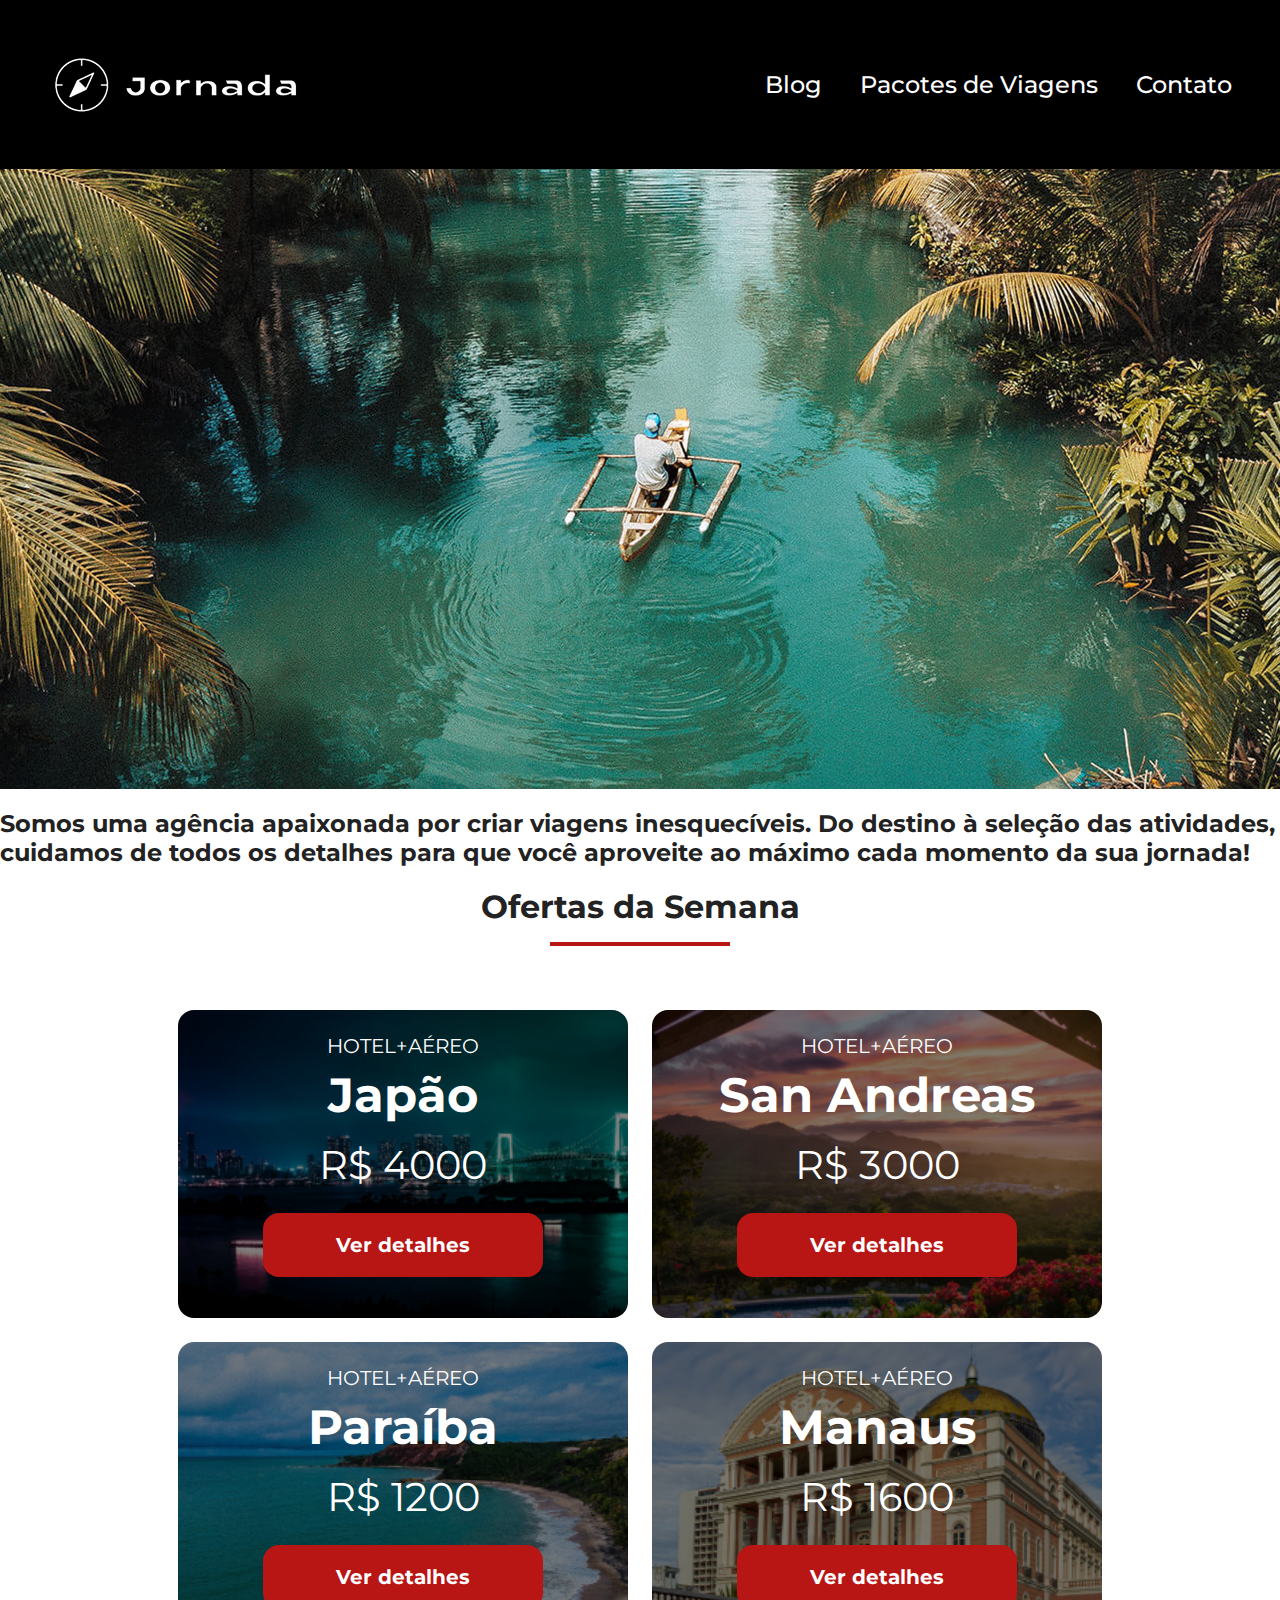
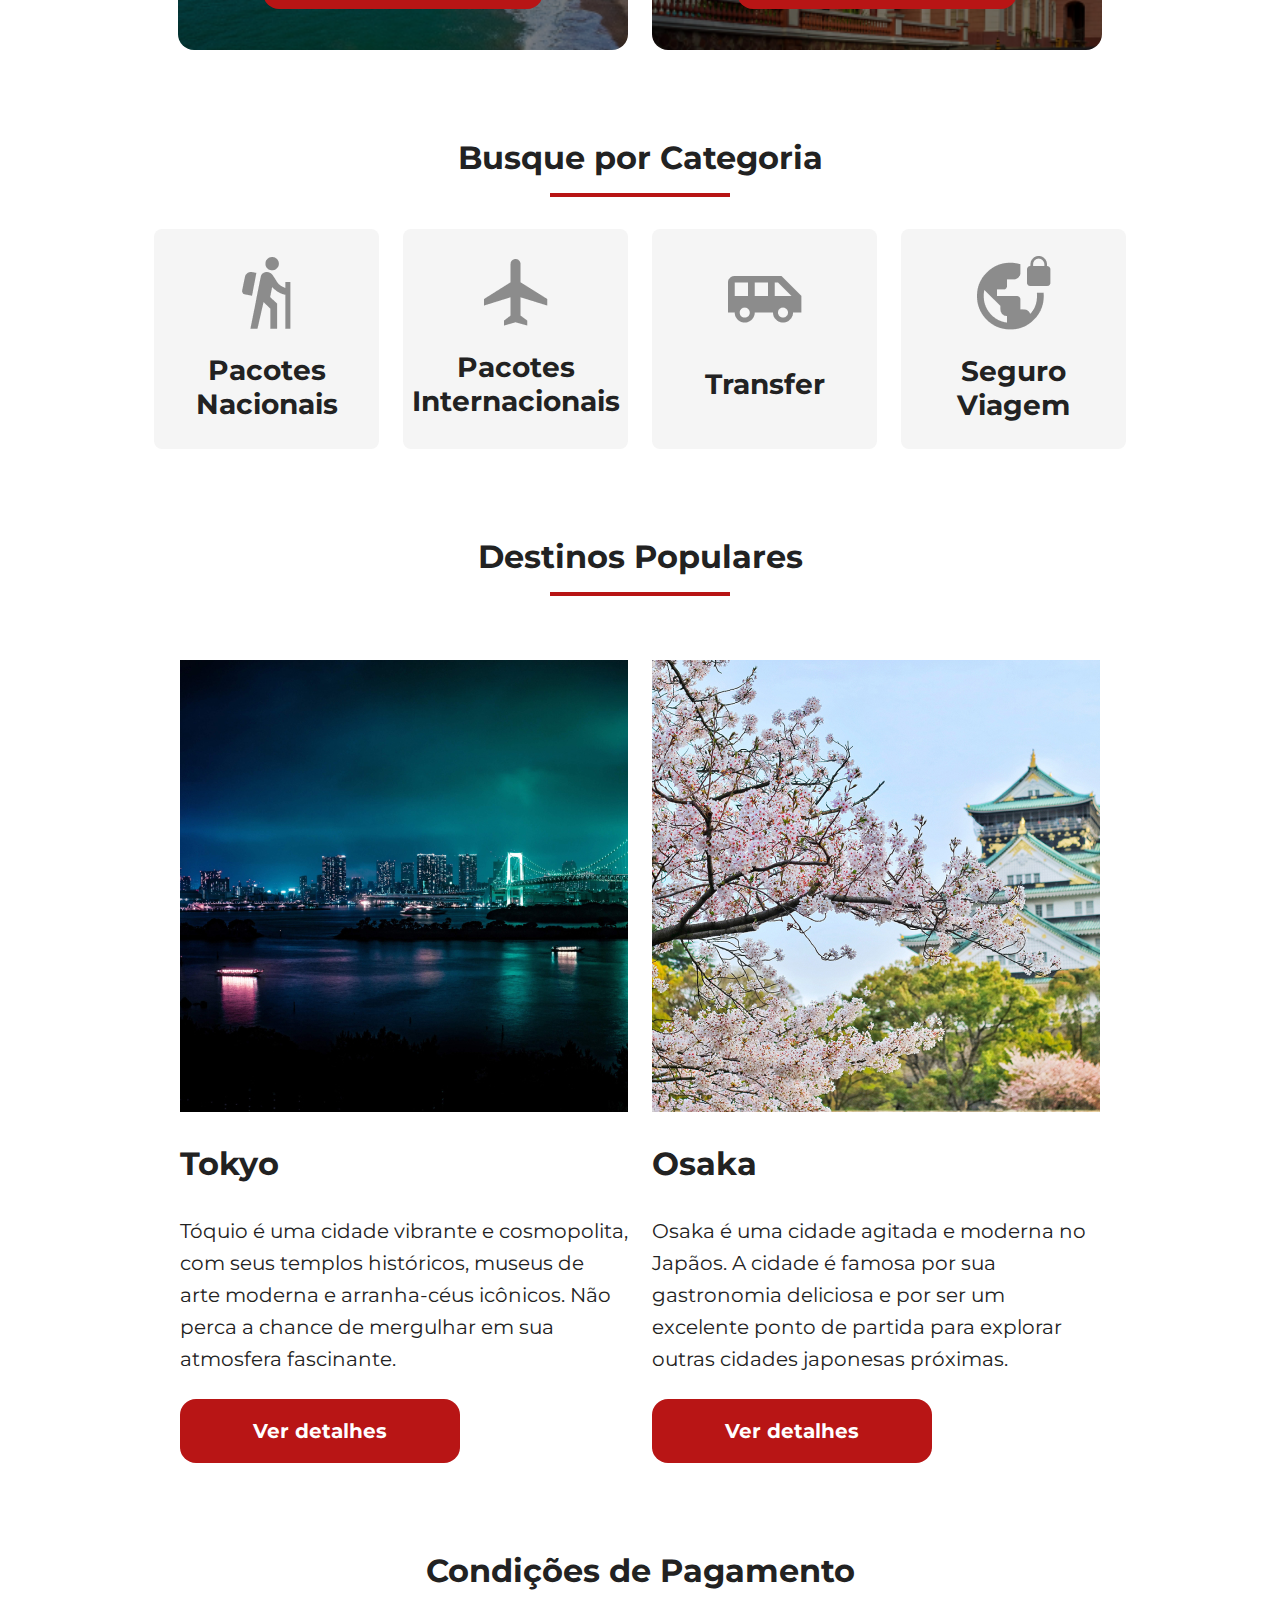
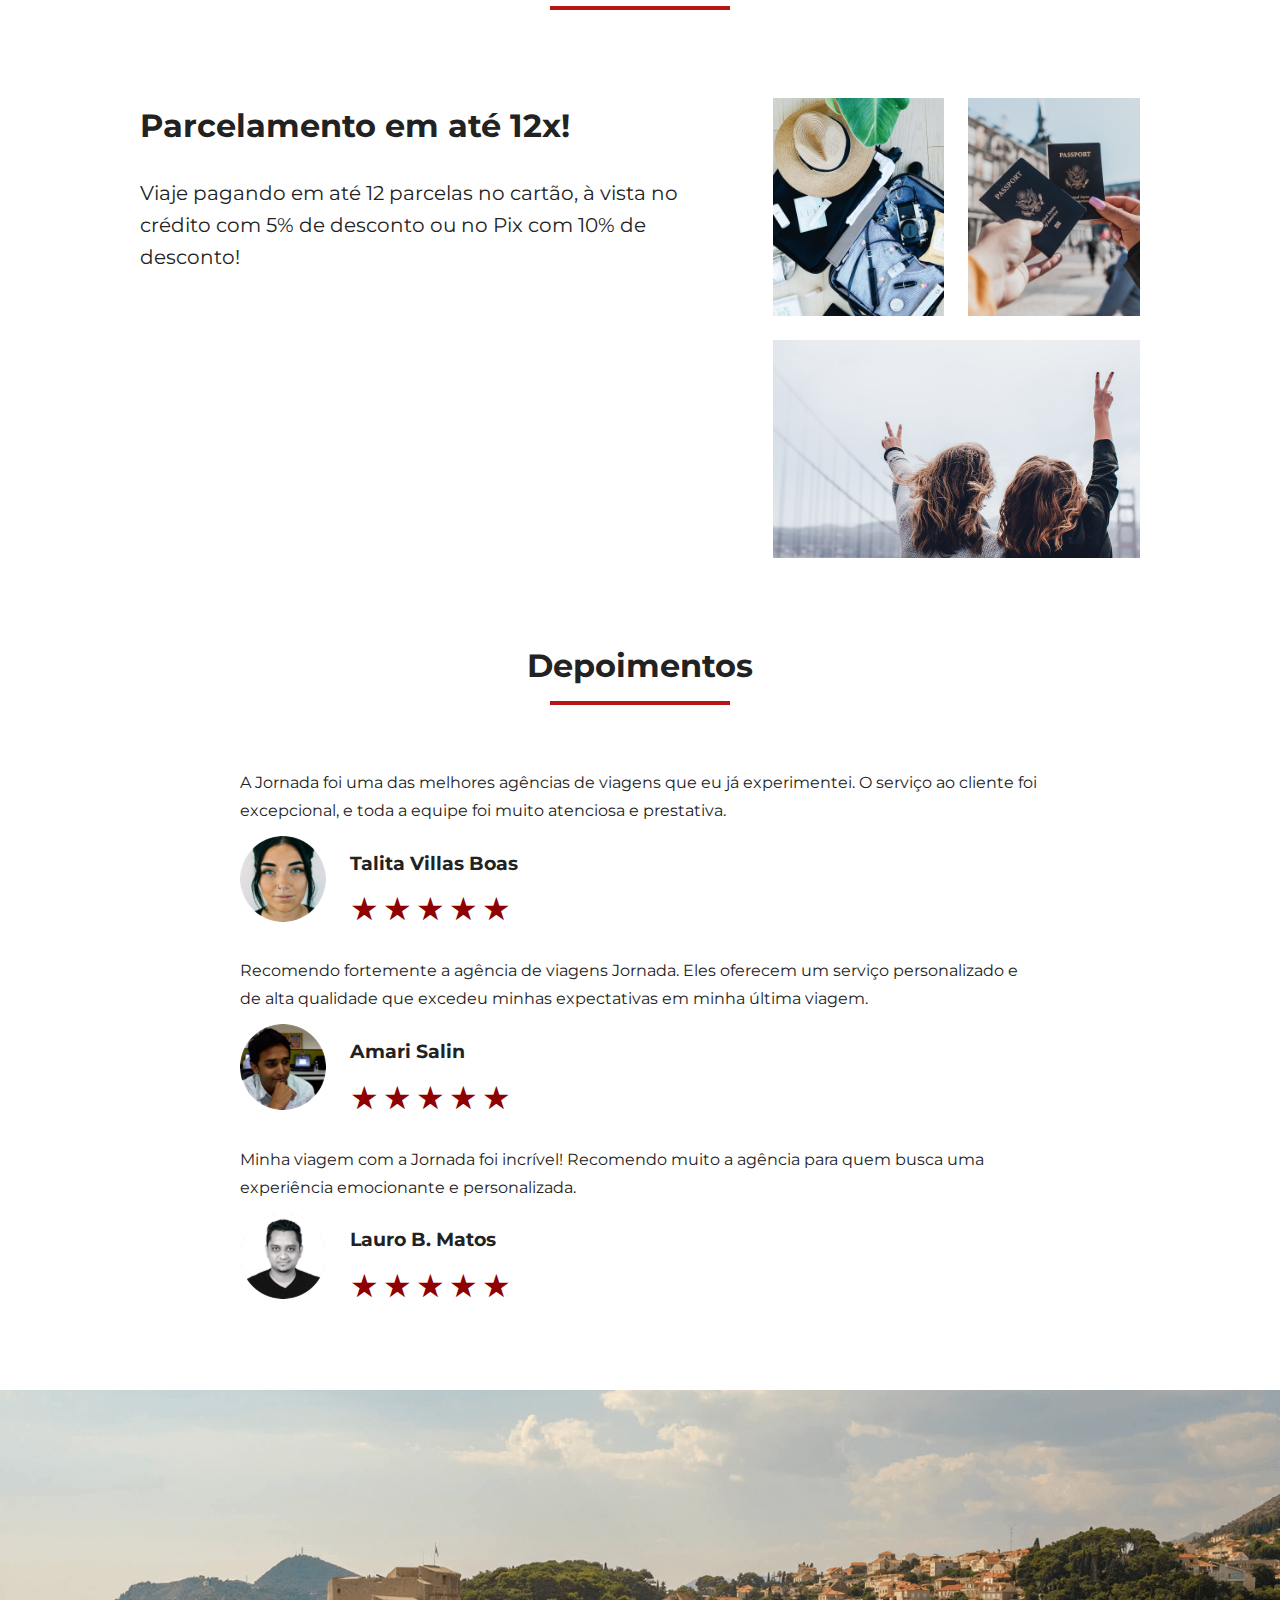
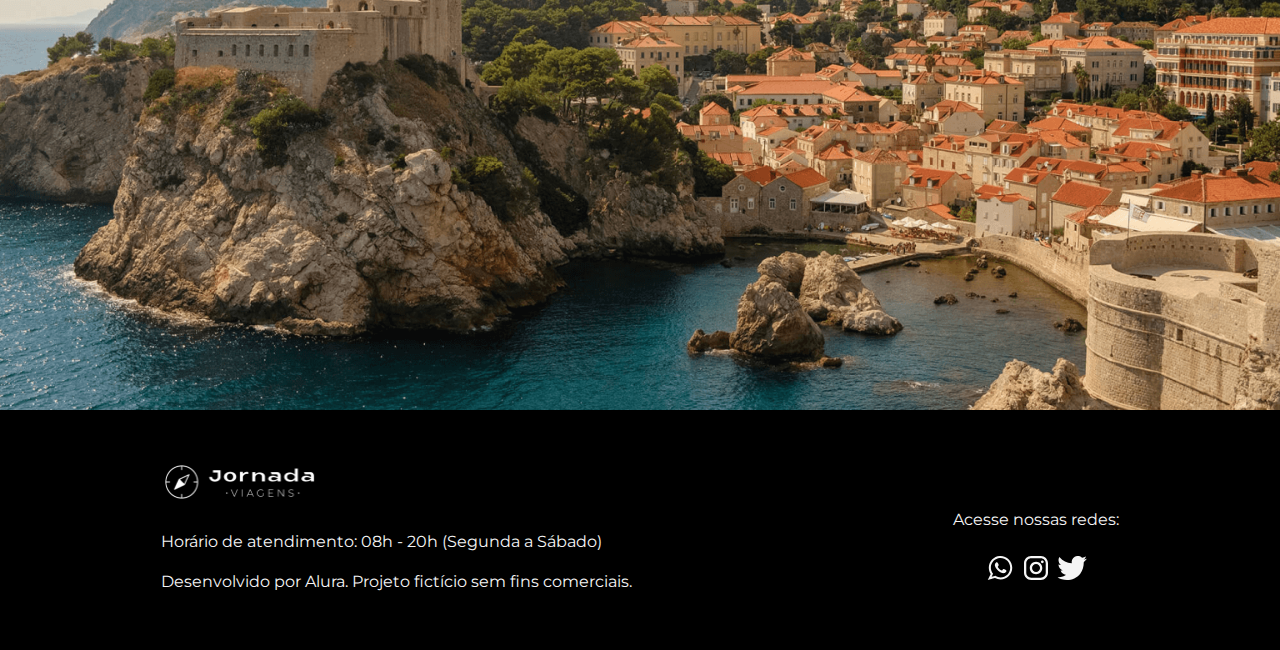
<file: index.html>
<!doctype html>
<html lang="pt-br">
  <head>
    <meta charset="UTF-8" />
    <meta name="viewport" content="width=device-width, initial-scale=1.0" />

    <meta name="description" content="Jornada Viagens, uma agência apaixonada por criar viagens inesquecíveis.">

    <meta name="og:title" content="Jornada Viagens">
    <meta name="og:description" content="Jornada Viagens, uma agência apaixonada por criar viagens inesquecíveis.">
    <meta name="og:image" content="https//gabrielgomeess.github.io/projeto-jornada-viagens/images/logo-jornada-footer">
    <meta name="og:type" content="website">
    <meta name="og:url" content="https//gabrielgomeess.github.io/projeto-jornada-viagens">

    <link rel="shortcut icon" href="favicon.svg" type="xml/svg" />
    <link rel="stylesheet" href="styles/style.css" />

    <title>Jornada Viagens</title>
  </head>

  <body>
    <main>
      <header class="main-header">
        <a
          href="index.html"
          target="_blank"
          title="Voltar para a página inicial"
        >
          <img
            src="images/bussola-logo-white.png"
            class="logo-mobile"
            alt="Bussola do logo da Jornada Viagens na cor preta"
          />

          <img
            src="images/Logo-desktop-branca.png"
            class="logo-desktop"
            alt="Logo da Jornada Viagens na cor branca"
          />
        </a>

        <div class="navigation-menu">
          <label for="menu">
            <img src="images/menu.png" alt="Menu" />
          </label>

          <input type="checkbox" id="menu" hidden />

          <nav>
            <ul class="list-links">
              <li>
                <a href="blog.html" target="_blank" title="Acessar Blog"
                  >Blog</a
                >
              </li>

              <li>
                <a
                  href="pacote.html"
                  target="_blank"
                  title="Acessar Pacotes de Viagens"
                  >Pacotes de Viagens
                </a>
              </li>

              <li>
                <a href="contato.html" target="_blank" title="Acessar Contato">
                  Contato
                </a>
              </li>
            </ul>
          </nav>
        </div>
      </header>

      <section class="hero">
        <div class="hero-img"></div>

        <h2>
          Somos uma agência apaixonada por criar viagens inesquecíveis. Do
          destino à seleção das atividades, cuidamos de todos os detalhes para
          que você aproveite ao máximo cada momento da sua jornada!
        </h2>
      </section>

      <section class="offers">
        <div class="section-title">
          <h2>Ofertas da Semana</h2>

          <hr />
        </div>

        <div class="offers-cards">
          <article class="card japao">
            <header>
              <p>HOTEL+AÉREO</p>

              <h3>Japão</h3>

              <span>R$ 4000</span>
            </header>

            <footer>
              <a href="#" class="button">Ver detalhes</a>
            </footer>
          </article>

          <article class="card san-andreas">
            <header>
              <p>HOTEL+AÉREO</p>

              <h3>San Andreas</h3>

              <span>R$ 3000</span>
            </header>

            <footer>
              <a href="#" class="button">Ver detalhes</a>
            </footer>
          </article>

          <article class="card paraiba">
            <header>
              <p>HOTEL+AÉREO</p>

              <h3>Paraíba</h3>

              <span>R$ 1200</span>
            </header>

            <footer>
              <a href="#" class="button">Ver detalhes</a>
            </footer>
          </article>

          <article class="card manaus">
            <header>
              <p>HOTEL+AÉREO</p>

              <h3>Manaus</h3>

              <span>R$ 1600</span>
            </header>

            <footer>
              <a href="#" class="button">Ver detalhes</a>
            </footer>
          </article>
        </div>
      </section>

      <section class="categories">
        <div class="section-title">
          <h2>Busque por Categoria</h2>

          <hr />
        </div>

        <article class="categories-cards">
          <a
            href="#"
            class="card-link"
            title="Busque pela categoria Pacotes Nacionais"
          >
            <img
              src="images/icon-pacs-nacionais.png"
              alt="Icone de Pacotes Nacionais"
            />

            <h3 class="content-title">
              Pacotes <br />
              Nacionais
            </h3>
          </a>

          <a
            href="#"
            class="card-link"
            title="Busque pela categoria Pacotes Internacionais"
          >
            <img
              src="images/icon-pacs-internacionais.png"
              alt="Icone de Pacotes Internacionais"
            />

            <h3 class="content-title">Pacotes Internacionais</h3>
          </a>

          <a href="#" class="card-link" title="Busque pela categoria Transfer">
            <img
              class="transfer-img"
              src="images/icon-transfer.png"
              alt="Icone de Transfer"
            />

            <h3 class="content-title">Transfer</h3>
          </a>

          <a
            href="#"
            class="card-link"
            title="Busque pela categoria Seguro Viagem"
          >
            <img src="images/icon-seguro.png" alt="Icone de Seguro Viagem" />

            <h3 class="content-title">Seguro Viagem</h3>
          </a>
        </article>
      </section>

      <section class="destinations">
        <div class="section-title">
          <h2>Destinos Populares</h2>

          <hr />
        </div>

        <div class="destinations-items">
          <article class="item">
            <header>
              <div class="img-item-tokyo"></div>

              <h3 class="content-title">Tokyo</h3>
            </header>

            <p class="content-text">
              Tóquio é uma cidade vibrante e cosmopolita, com seus templos
              históricos, museus de arte moderna e arranha-céus icônicos. Não
              perca a chance de mergulhar em sua atmosfera fascinante.
            </p>

            <a
              class="button"
              href="#"
              title="Veja mais detalhes do destino Tokyo"
              >Ver detalhes</a
            >
          </article>

          <article class="item">
            <header>
              <div class="img-item-osaka"></div>

              <h3 class="content-title">Osaka</h3>
            </header>

            <p class="content-text">
              Osaka é uma cidade agitada e moderna no Japãos. A cidade é famosa
              por sua gastronomia deliciosa e por ser um excelente ponto de
              partida para explorar outras cidades japonesas próximas.
            </p>

            <a
              class="button"
              href="#"
              title="Veja mais detalhes do destino Osaka"
              >Ver detalhes</a
            >
          </article>
        </div>
      </section>

      <section class="payments">
        <div class="section-title">
          <h2>Condições de Pagamento</h2>

          <hr />
        </div>

        <div class="content-container">
          <div class="text-content">
            <h3 class="content-title">Parcelamento em até 12x!</h3>

            <p class="content-text">
              Viaje pagando em até 12 parcelas no cartão, à vista no crédito com
              5% de desconto ou no Pix com 10% de desconto!
            </p>
          </div>

          <div class="image-content">
            <div class="image-bag"></div>

            <div class="image-passport"></div>

            <div class="image-people"></div>
          </div>
        </div>
      </section>

      <section class="testimonial">
        <div class="section-title">
          <h2>Depoimentos</h2>

          <hr />
        </div>

        <div class="testimonial-container">
          <article>
            <header>
              <p>
                A Jornada foi uma das melhores agências de viagens que eu já
                experimentei. O serviço ao cliente foi excepcional, e toda a
                equipe foi muito atenciosa e prestativa.
              </p>
            </header>
            <footer>
              <img
                src="images/avatar-talita.png"
                alt="Imagem de Perfil da Cliente Talita Villas Boas"
              />

              <div class="profile-content">
                <h3>Talita Villas Boas</h3>

                <div class="rating">
                  <span class="star">★</span>
                  <span class="star">★</span>
                  <span class="star">★</span>
                  <span class="star">★</span>
                  <span class="star">★</span>
                </div>
              </div>
            </footer>
          </article>

          <article>
            <header>
              <p>
                Recomendo fortemente a agência de viagens Jornada. Eles oferecem
                um serviço personalizado e de alta qualidade que excedeu minhas
                expectativas em minha última viagem.
              </p>
            </header>
            <footer>
              <img
                src="images/avatar-amari.png"
                alt="Imagem de Perfil do Cliente Amari Salin"
              />

              <div class="profile-content">
                <h3>Amari Salin</h3>

                <div class="rating">
                  <span class="star">★</span>
                  <span class="star">★</span>
                  <span class="star">★</span>
                  <span class="star">★</span>
                  <span class="star">★</span>
                </div>
              </div>
            </footer>
          </article>

          <article>
            <header>
              <p>
                Minha viagem com a Jornada foi incrível! Recomendo muito a
                agência para quem busca uma experiência emocionante e
                personalizada.
              </p>
            </header>
            <footer>
              <img
                src="images/avatar-lauro.png"
                alt="Imagem de Perfil do Cliente Lauro B. Matos"
              />

              <div class="profile-content">
                <h3>Lauro B. Matos</h3>

                <div class="rating">
                  <span class="star">★</span>
                  <span class="star">★</span>
                  <span class="star">★</span>
                  <span class="star">★</span>
                  <span class="star">★</span>
                </div>
              </div>
            </footer>
          </article>
        </div>
      </section>

      <section class="hero-footer">
        <div class="hero-footer-img"></div>
      </section>
    </main>

    <footer class="main-footer">
      <div class="footer-content">
        <img
          class="logo-footer"
          src="images/logo-jornada-footer.png"
          alt="Logo do Jornada Viagens"
        />

        <p>Horário de atendimento: 08h - 20h (Segunda a Sábado)</p>

        <p>Desenvolvido por Alura. Projeto fictício sem fins comerciais.</p>
      </div>

      <div class="footer-social">
        <p>Acesse nossas redes:</p>

        <a href="#" title="Acesse o Whatsapp do Jornada Viagens"
          ><img
            class="icon-social"
            src="images/icon-whatsapp.svg"
            alt="Icone do Whatsapp"
        /></a>

        <a href="#" title="Acesse o Instagram do Jornada Viagens"
          ><img
            class="icon-social"
            src="images/icon-instagram.svg"
            alt="Icone do Instagram"
        /></a>

        <a href="#" title="Acesse o Twitter do Jornada Viagens"
          ><img
            class="icon-social"
            src="images/icon-twitter.svg"
            alt="Icone do Twitter"
        /></a>
      </div>
    </footer>
  </body>
</html>
</file>
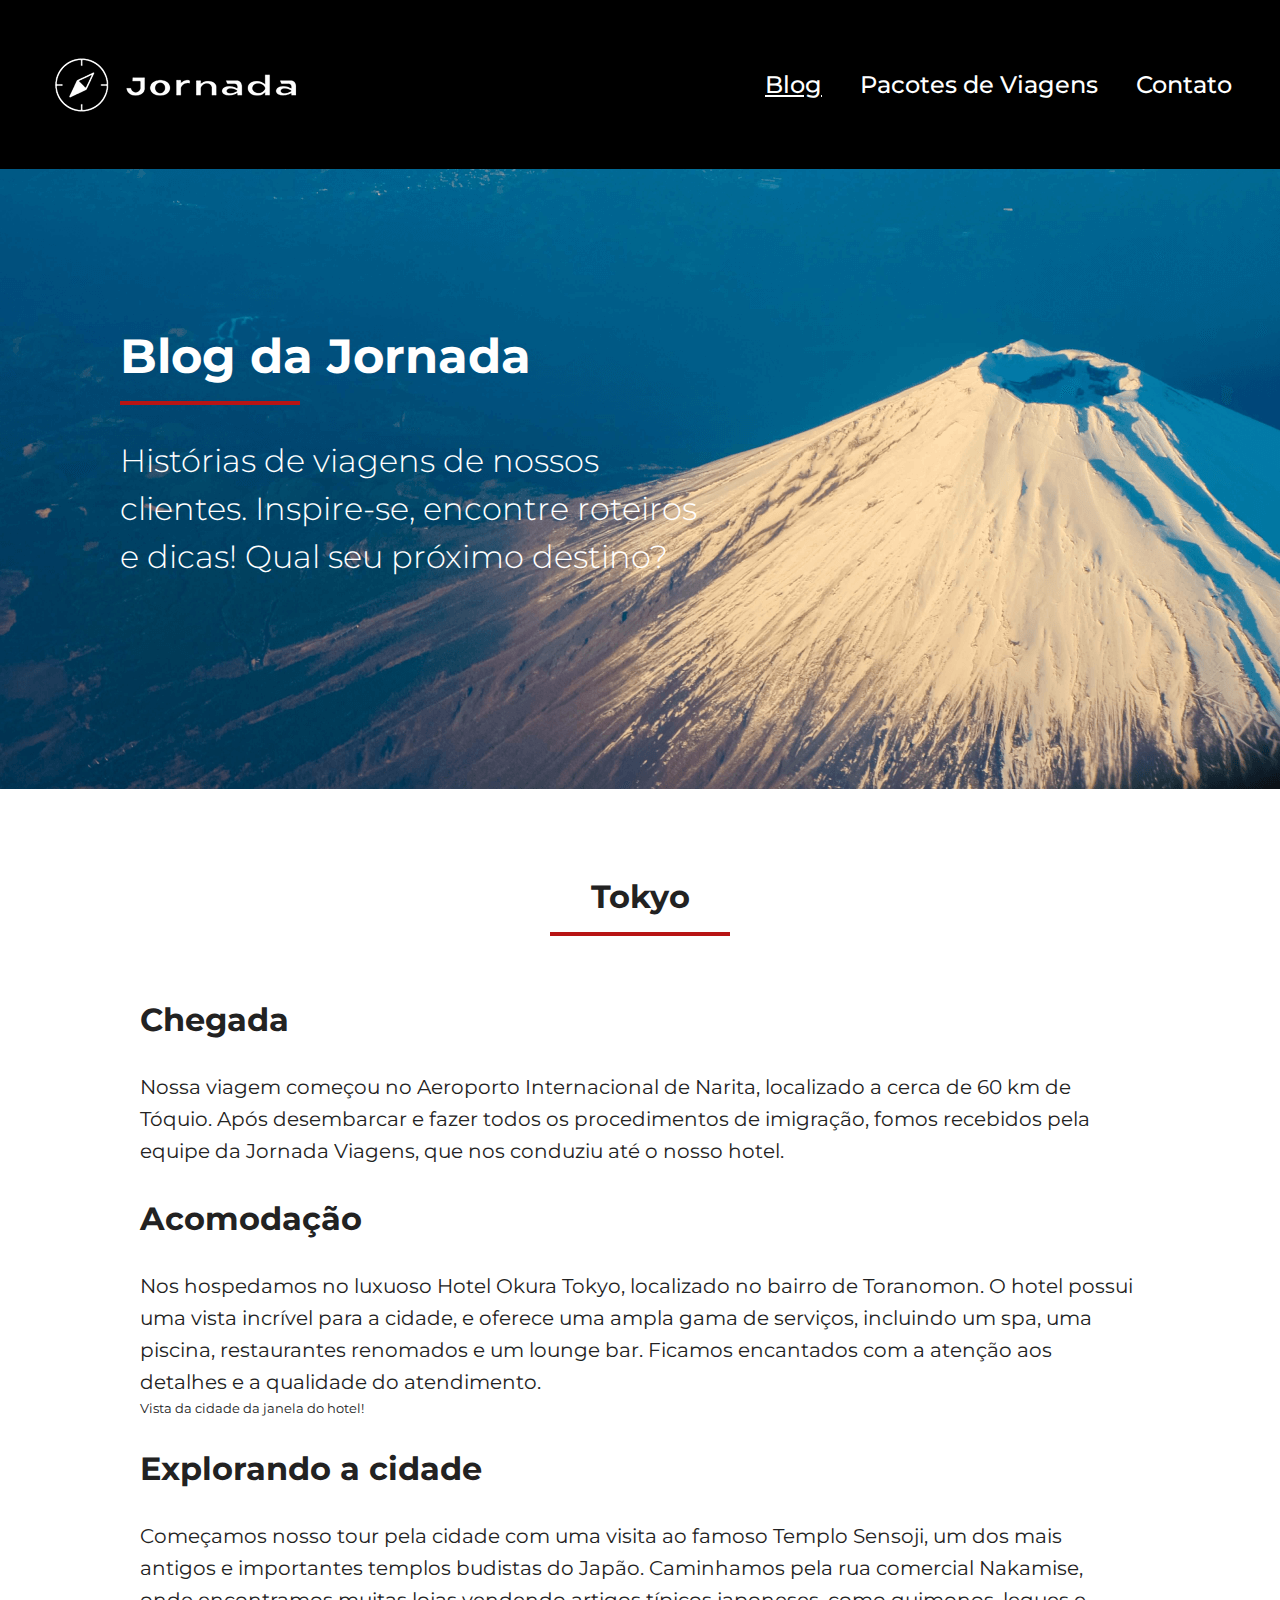
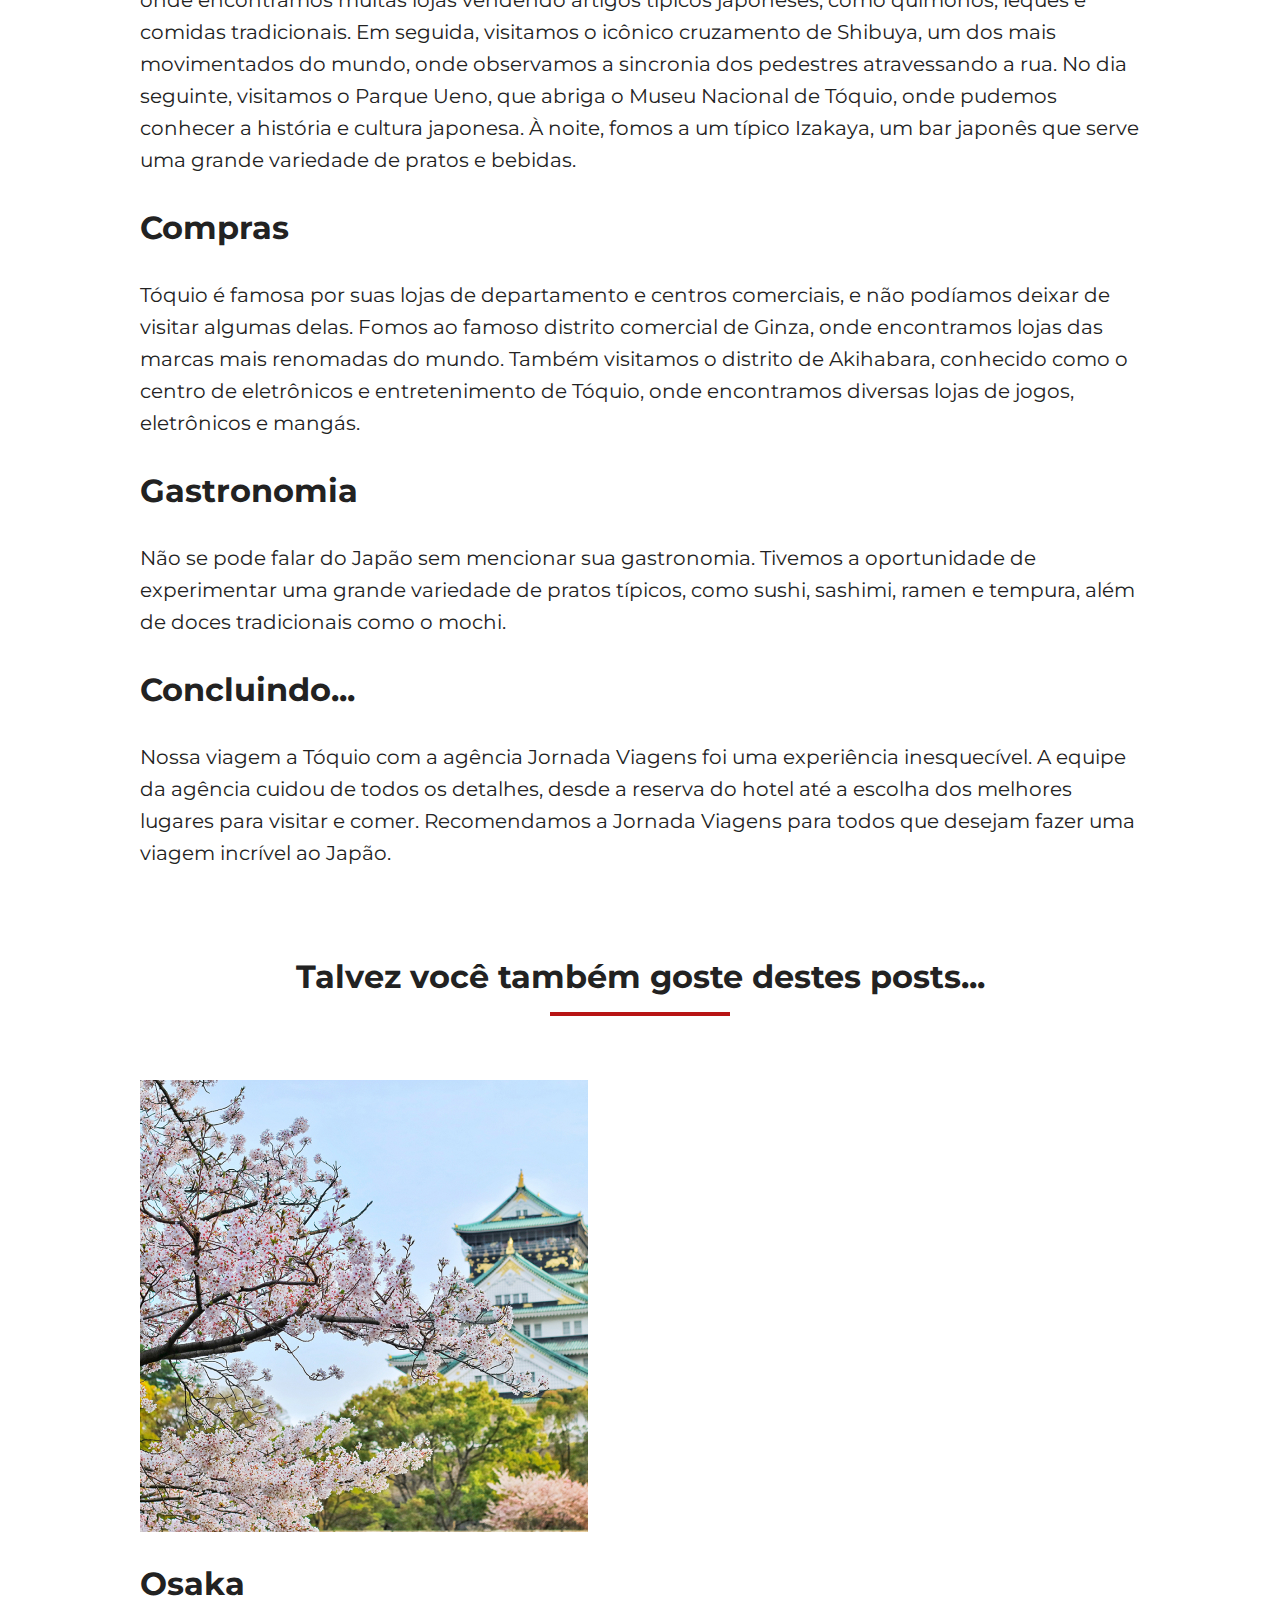
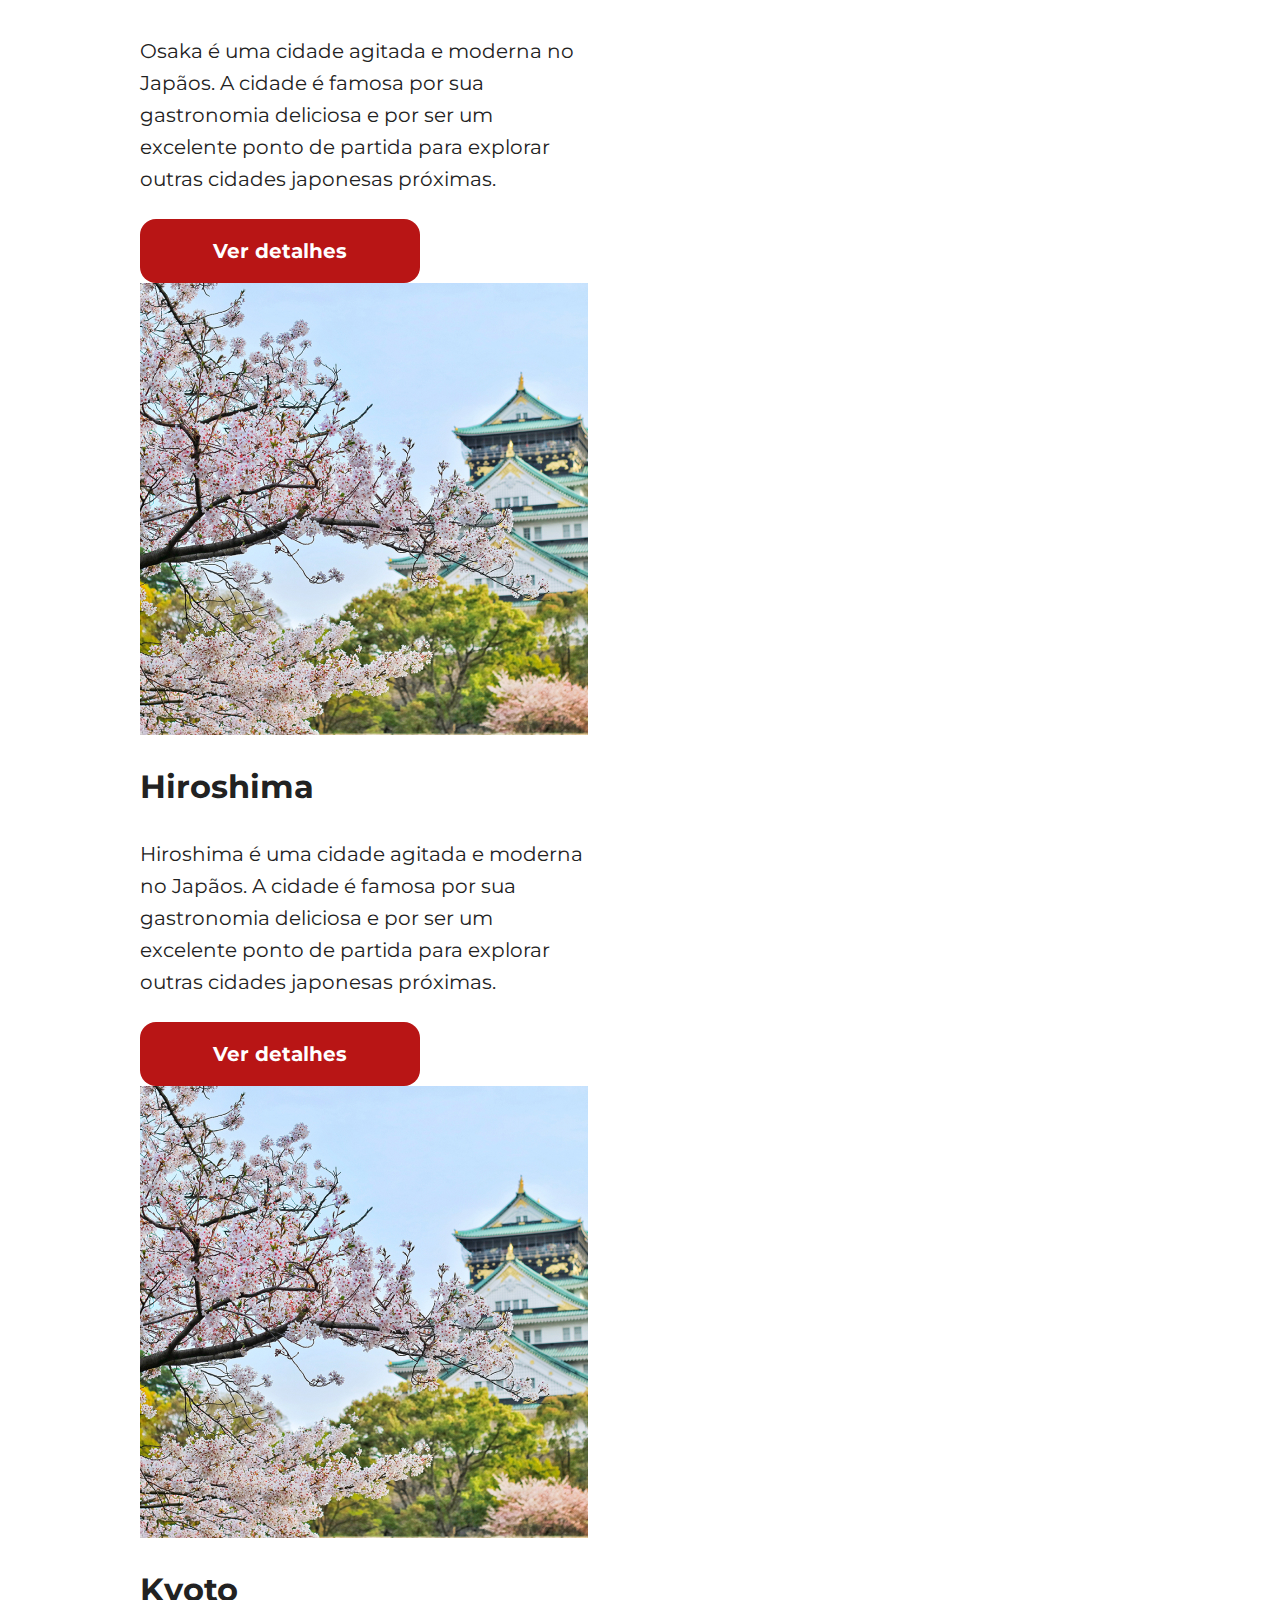
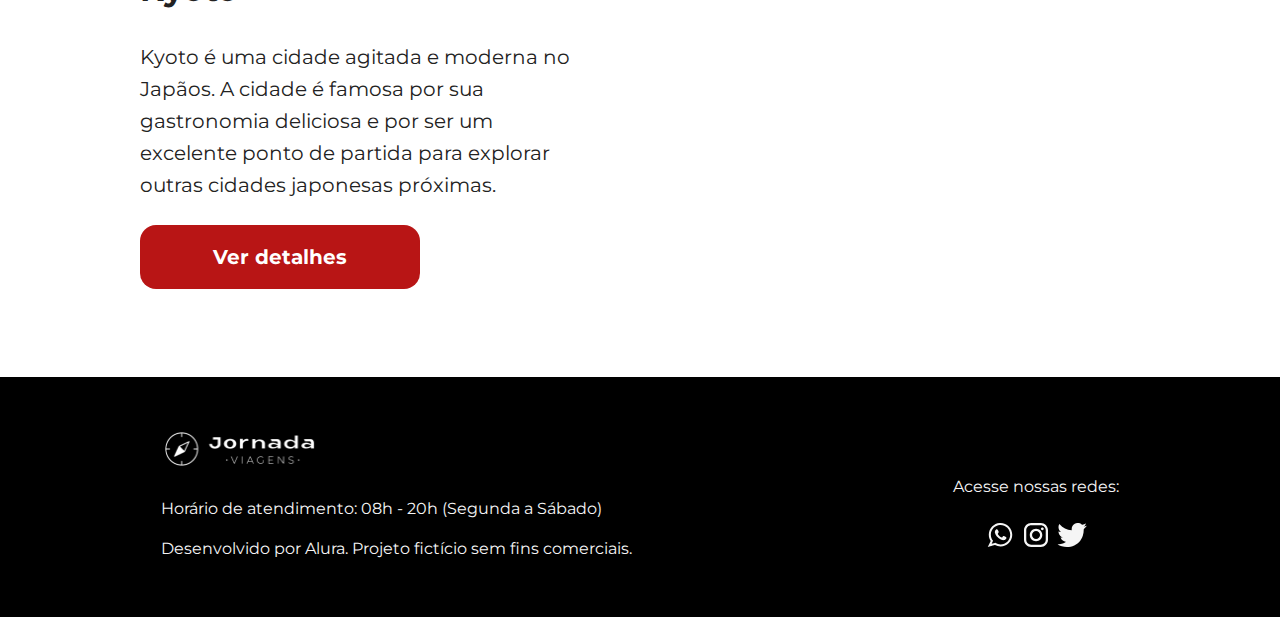
<file: blog.html>
<!doctype html>

<html lang="pt-br">
  <head>
    <meta charset="UTF-8" />
    <meta name="viewport" content="width=device-width, initial-scale=1.0" />

    <link rel="shortcut icon" href="favicon.svg" type="xml/svg" />
    <link rel="stylesheet" href="styles/style.css" />

    <title>Blog - Jornada Viagem</title>
  </head>

  <body>
    <header class="main-header">
      <a href="index.html" target="_blank" title="Voltar para a página inicial">
        <img
          src="images/bussola-logo-white.png"
          class="logo-mobile"
          alt="Bussola do logo da Jornada Viagens na cor preta"
        />

        <img
          src="images/Logo-desktop-branca.png"
          class="logo-desktop"
          alt="Logo da Jornada Viagens na cor branca"
        />
      </a>

      <div class="navigation-menu">
        <label for="menu">
          <img src="images/menu.png" alt="Menu" />
        </label>

        <input type="checkbox" id="menu" hidden />

        <nav>
          <ul class="list-links">
            <li>
              <a
                class="active"
                href="blog.html"
                target="_blank"
                title="Acessar Blog"
                >Blog</a
              >
            </li>

            <li>
              <a
                href="pacote.html"
                target="_blank"
                title="Acessar Pacotes de Viagens"
                >Pacotes de Viagens
              </a>
            </li>

            <li>
              <a href="contato.html" target="_blank" title="Acessar Contato">
                Contato
              </a>
            </li>
          </ul>
        </nav>
      </div>
    </header>

    <main>
      <section class="blog travel-packages hero">
        <div class="hero-img">
          <div class="hero-content">
            <h1>Blog da Jornada</h1>

            <hr />

            <p>
              Histórias de viagens de nossos clientes. Inspire-se, encontre
              roteiros e dicas! Qual seu próximo destino?
            </p>
          </div>
        </div>
      </section>

      <section class="tokyo">
        <div class="section-title">
          <h2>Tokyo</h2>

          <hr />
        </div>

        <div class="store-tokyo">
          <div class="text-content-store">
            <h3 class="content-title">Chegada</h3>
            <p class="content-text">
              Nossa viagem começou no Aeroporto Internacional de Narita,
              localizado a cerca de 60 km de Tóquio. Após desembarcar e fazer
              todos os procedimentos de imigração, fomos recebidos pela equipe
              da Jornada Viagens, que nos conduziu até o nosso hotel.
            </p>
          </div>

          <div class="img-item-store"></div>
        </div>

        <h3 class="content-title">Acomodação</h3>

        <p class="content-text">
          Nos hospedamos no luxuoso Hotel Okura Tokyo, localizado no bairro de
          Toranomon. O hotel possui uma vista incrível para a cidade, e oferece
          uma ampla gama de serviços, incluindo um spa, uma piscina,
          restaurantes renomados e um lounge bar. Ficamos encantados com a
          atenção aos detalhes e a qualidade do atendimento.
        </p>

        <div class="img-item-bridge"></div>
        <small>Vista da cidade da janela do hotel!</small>

        <h3 class="content-title">Explorando a cidade</h3>

        <p class="content-text">
          Começamos nosso tour pela cidade com uma visita ao famoso Templo
          Sensoji, um dos mais antigos e importantes templos budistas do Japão.
          Caminhamos pela rua comercial Nakamise, onde encontramos muitas lojas
          vendendo artigos típicos japoneses, como quimonos, leques e comidas
          tradicionais. Em seguida, visitamos o icônico cruzamento de Shibuya,
          um dos mais movimentados do mundo, onde observamos a sincronia dos
          pedestres atravessando a rua. No dia seguinte, visitamos o Parque
          Ueno, que abriga o Museu Nacional de Tóquio, onde pudemos conhecer a
          história e cultura japonesa. À noite, fomos a um típico Izakaya, um
          bar japonês que serve uma grande variedade de pratos e bebidas.
        </p>

        <h3 class="content-title">Compras</h3>

        <p class="content-text">
          Tóquio é famosa por suas lojas de departamento e centros comerciais, e
          não podíamos deixar de visitar algumas delas. Fomos ao famoso distrito
          comercial de Ginza, onde encontramos lojas das marcas mais renomadas
          do mundo. Também visitamos o distrito de Akihabara, conhecido como o
          centro de eletrônicos e entretenimento de Tóquio, onde encontramos
          diversas lojas de jogos, eletrônicos e mangás.
        </p>

        <h3 class="content-title">Gastronomia</h3>

        <p class="content-text">
          Não se pode falar do Japão sem mencionar sua gastronomia. Tivemos a
          oportunidade de experimentar uma grande variedade de pratos típicos,
          como sushi, sashimi, ramen e tempura, além de doces tradicionais como
          o mochi.
        </p>

        <h3 class="content-title">Concluindo...</h3>

        <p class="content-text">
          Nossa viagem a Tóquio com a agência Jornada Viagens foi uma
          experiência inesquecível. A equipe da agência cuidou de todos os
          detalhes, desde a reserva do hotel até a escolha dos melhores lugares
          para visitar e comer. Recomendamos a Jornada Viagens para todos que
          desejam fazer uma viagem incrível ao Japão.
        </p>
      </section>

      <section class="recommendations">
        <div class="section-title">
          <h2>Talvez você também goste destes posts...</h2>

          <hr />
        </div>

        <div class="recommendations-container">
          <article class="blog item">
            <header>
              <div class="img-item-osaka"></div>
              <h3 class="content-title">Osaka</h3>
            </header>
            <p class="content-text">
              Osaka é uma cidade agitada e moderna no Japãos. A cidade é famosa
              por sua gastronomia deliciosa e por ser um excelente ponto de
              partida para explorar outras cidades japonesas próximas.
            </p>
            <a
              class="button"
              href="#"
              title="Veja mais detalhes do destino Osaka"
              >Ver detalhes</a
            >
          </article>

          <article class="blog item hiroshima">
            <header>
              <div class="img-item-osaka hiroshima"></div>
              <h3 class="content-title">Hiroshima</h3>
            </header>
            <p class="content-text">
              Hiroshima é uma cidade agitada e moderna no Japãos. A cidade é
              famosa por sua gastronomia deliciosa e por ser um excelente ponto
              de partida para explorar outras cidades japonesas próximas.
            </p>
            <a
              class="button"
              href="#"
              title="Veja mais detalhes do destino Hiroshima"
              >Ver detalhes</a
            >
          </article>

          <article class="blog item">
            <header>
              <div class="img-item-osaka kyoto"></div>
              <h3 class="content-title">Kyoto</h3>
            </header>
            <p class="content-text">
              Kyoto é uma cidade agitada e moderna no Japãos. A cidade é famosa
              por sua gastronomia deliciosa e por ser um excelente ponto de
              partida para explorar outras cidades japonesas próximas.
            </p>
            <a
              class="button"
              href="#"
              title="Veja mais detalhes do destino Kyoto"
              >Ver detalhes</a
            >
          </article>
        </div>
      </section>
    </main>

    <footer class="main-footer">
      <div class="footer-content">
        <img
          class="logo-footer"
          src="images/logo-jornada-footer.png"
          alt="Logo do Jornada Viagens"
        />

        <p>Horário de atendimento: 08h - 20h (Segunda a Sábado)</p>

        <p>Desenvolvido por Alura. Projeto fictício sem fins comerciais.</p>
      </div>

      <div class="footer-social">
        <p>Acesse nossas redes:</p>

        <a href="#" title="Acesse o Whatsapp do Jornada Viagens"
          ><img
            class="icon-social"
            src="images/icon-whatsapp.svg"
            alt="Icone do Whatsapp"
        /></a>

        <a href="#" title="Acesse o Instagram do Jornada Viagens"
          ><img
            class="icon-social"
            src="images/icon-instagram.svg"
            alt="Icone do Instagram"
        /></a>

        <a href="#" title="Acesse o Twitter do Jornada Viagens"
          ><img
            class="icon-social"
            src="images/icon-twitter.svg"
            alt="Icone do Twitter"
        /></a>
      </div>
    </footer>
  </body>
</html>
</file>
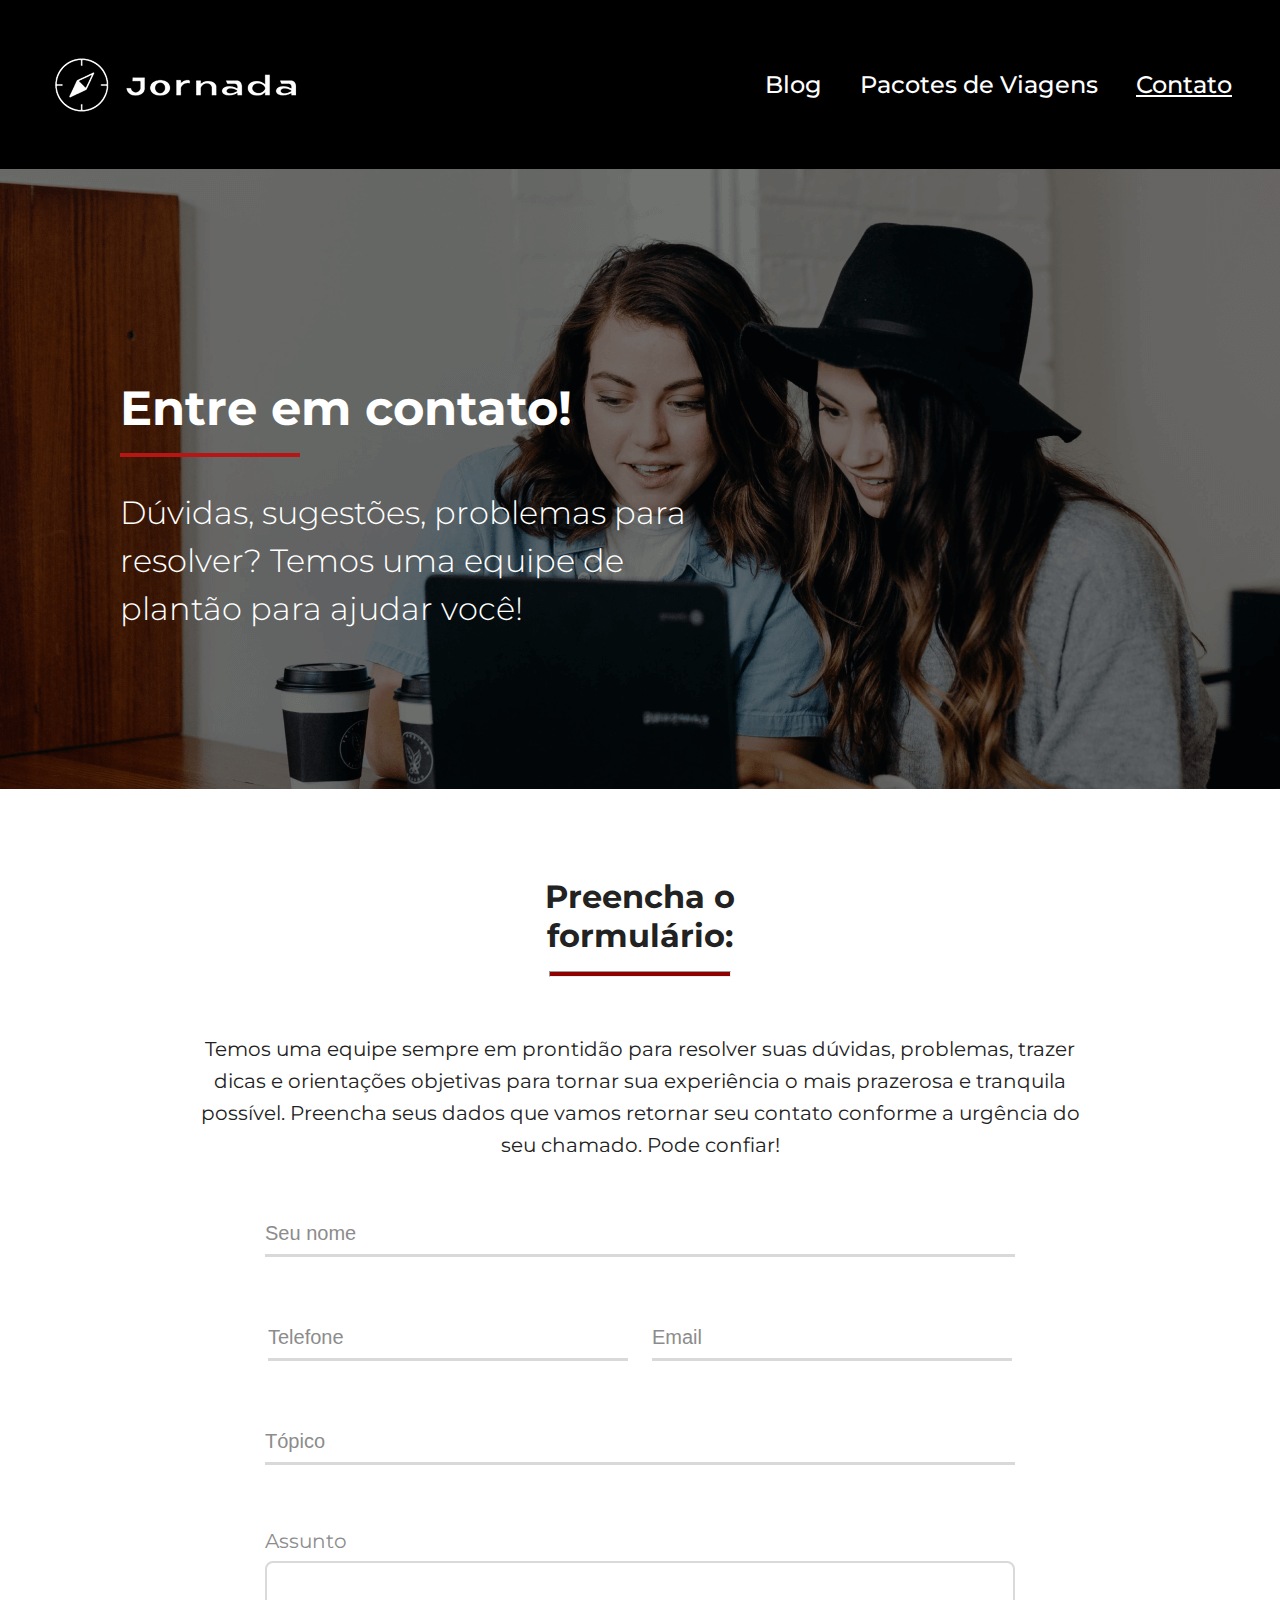
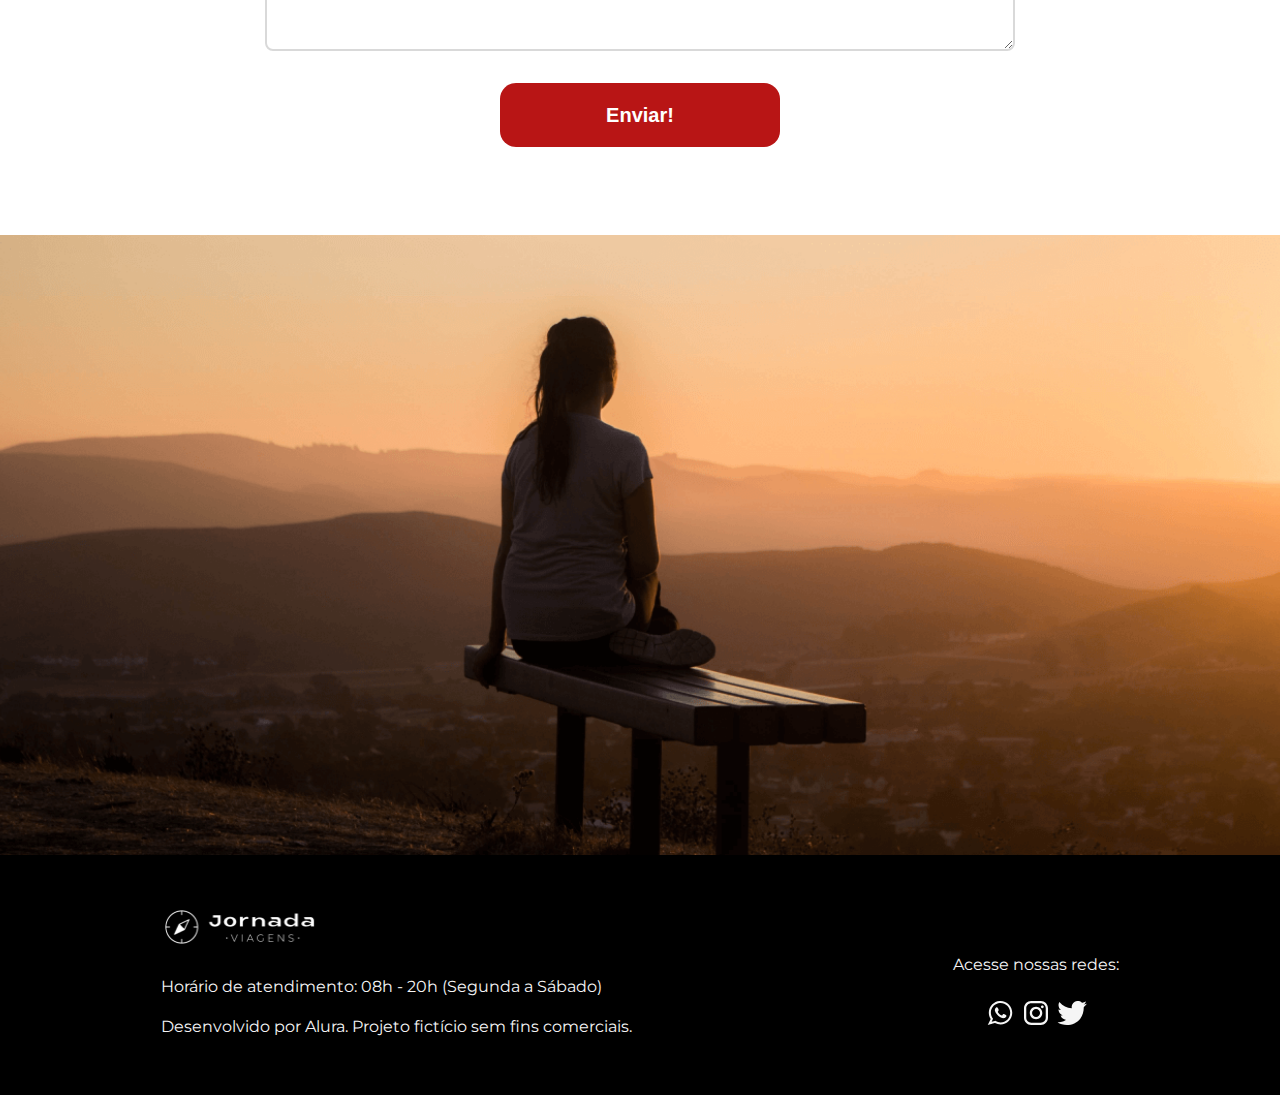
<file: contato.html>
<!doctype html>
<html lang="pt-br">
  <head>
    <meta charset="UTF-8" />
    <meta name="viewport" content="width=device-width, initial-scale=1.0" />

    <link rel="stylesheet" href="styles/style.css" />
    <link rel="shortcut icon" href="favicon.svg" type="xml/svg" />

    <title>Contato - Jornada Viagem</title>
  </head>
  <body>
    <header class="main-header">
      <a href="index.html" target="_blank" title="Voltar para a página inicial">
        <img
          src="images/bussola-logo-white.png"
          class="logo-mobile"
          alt="Bussola do logo da Jornada Viagens na cor preta"
        />

        <img
          src="images/Logo-desktop-branca.png"
          class="logo-desktop"
          alt="Logo da Jornada Viagens na cor branca"
        />
      </a>

      <div class="navigation-menu">
        <label for="menu">
          <img src="images/menu.png" alt="Menu" />
        </label>

        <input type="checkbox" id="menu" hidden />

        <nav>
          <ul class="list-links">
            <li>
              <a href="blog.html" target="_blank" title="Acessar Blog">Blog </a>
            </li>

            <li>
              <a
                href="pacote.html"
                target="_blank"
                title="Acessar Pacotes de Viagens"
                >Pacotes de Viagens
              </a>
            </li>

            <li>
              <a
                class="active"
                href="contato.html"
                target="_blank"
                title="Acessar Contato"
                >Contato
              </a>
            </li>
          </ul>
        </nav>
      </div>
    </header>

    <main>
      <section class="contact travel-packages hero">
        <div class="hero-img">
          <div class="hero-content">
            <h1>Entre em contato!</h1>

            <hr />

            <p>
              Dúvidas, sugestões, problemas para resolver? Temos uma equipe de
              plantão para ajudar você!
            </p>
          </div>
        </div>
      </section>

      <section class="form-container">
        <div class="text-content">
          <h2>Preencha o formulário:</h2>
          <hr />
          <p>
            Temos uma equipe sempre em prontidão para resolver suas dúvidas,
            problemas, trazer dicas e orientações objetivas para tornar sua
            experiência o mais prazerosa e tranquila possível. Preencha seus
            dados que vamos retornar seu contato conforme a urgência do seu
            chamado. Pode confiar!
          </p>
        </div>

        <form action="#" method="post">
          <input type="text" id="name" name="userName" placeholder="Seu nome" />

          <div class="dados">
            <input
              type="tel"
              id="phoneNumber"
              name="userPhone"
              placeholder="Telefone"
            />
            <input
              type="email"
              id="email"
              name="userEmail"
              placeholder="Email"
            />
          </div>

          <input type="text" id="topic" name="userTopic" placeholder="Tópico" />

          <label for="comment">Assunto</label>
          <textarea id="comment" name="userComment"></textarea>

          <button type="submit">Enviar!</button>
        </form>
      </section>

      <section class="contact hero-footer">
        <div class="hero-footer-img"></div>
      </section>
    </main>

    <footer class="main-footer">
      <div class="footer-content">
        <img
          class="logo-footer"
          src="images/logo-jornada-footer.png"
          alt="Logo do Jornada Viagens"
        />

        <p>Horário de atendimento: 08h - 20h (Segunda a Sábado)</p>

        <p>Desenvolvido por Alura. Projeto fictício sem fins comerciais.</p>
      </div>

      <div class="footer-social">
        <p>Acesse nossas redes:</p>

        <a href="#" title="Acesse o Whatsapp do Jornada Viagens"
          ><img
            class="icon-social"
            src="images/icon-whatsapp.svg"
            alt="Icone do Whatsapp"
        /></a>

        <a href="#" title="Acesse o Instagram do Jornada Viagens"
          ><img
            class="icon-social"
            src="images/icon-instagram.svg"
            alt="Icone do Instagram"
        /></a>

        <a href="#" title="Acesse o Twitter do Jornada Viagens"
          ><img
            class="icon-social"
            src="images/icon-twitter.svg"
            alt="Icone do Twitter"
        /></a>
      </div>
    </footer>
  </body>
</html>
</file>
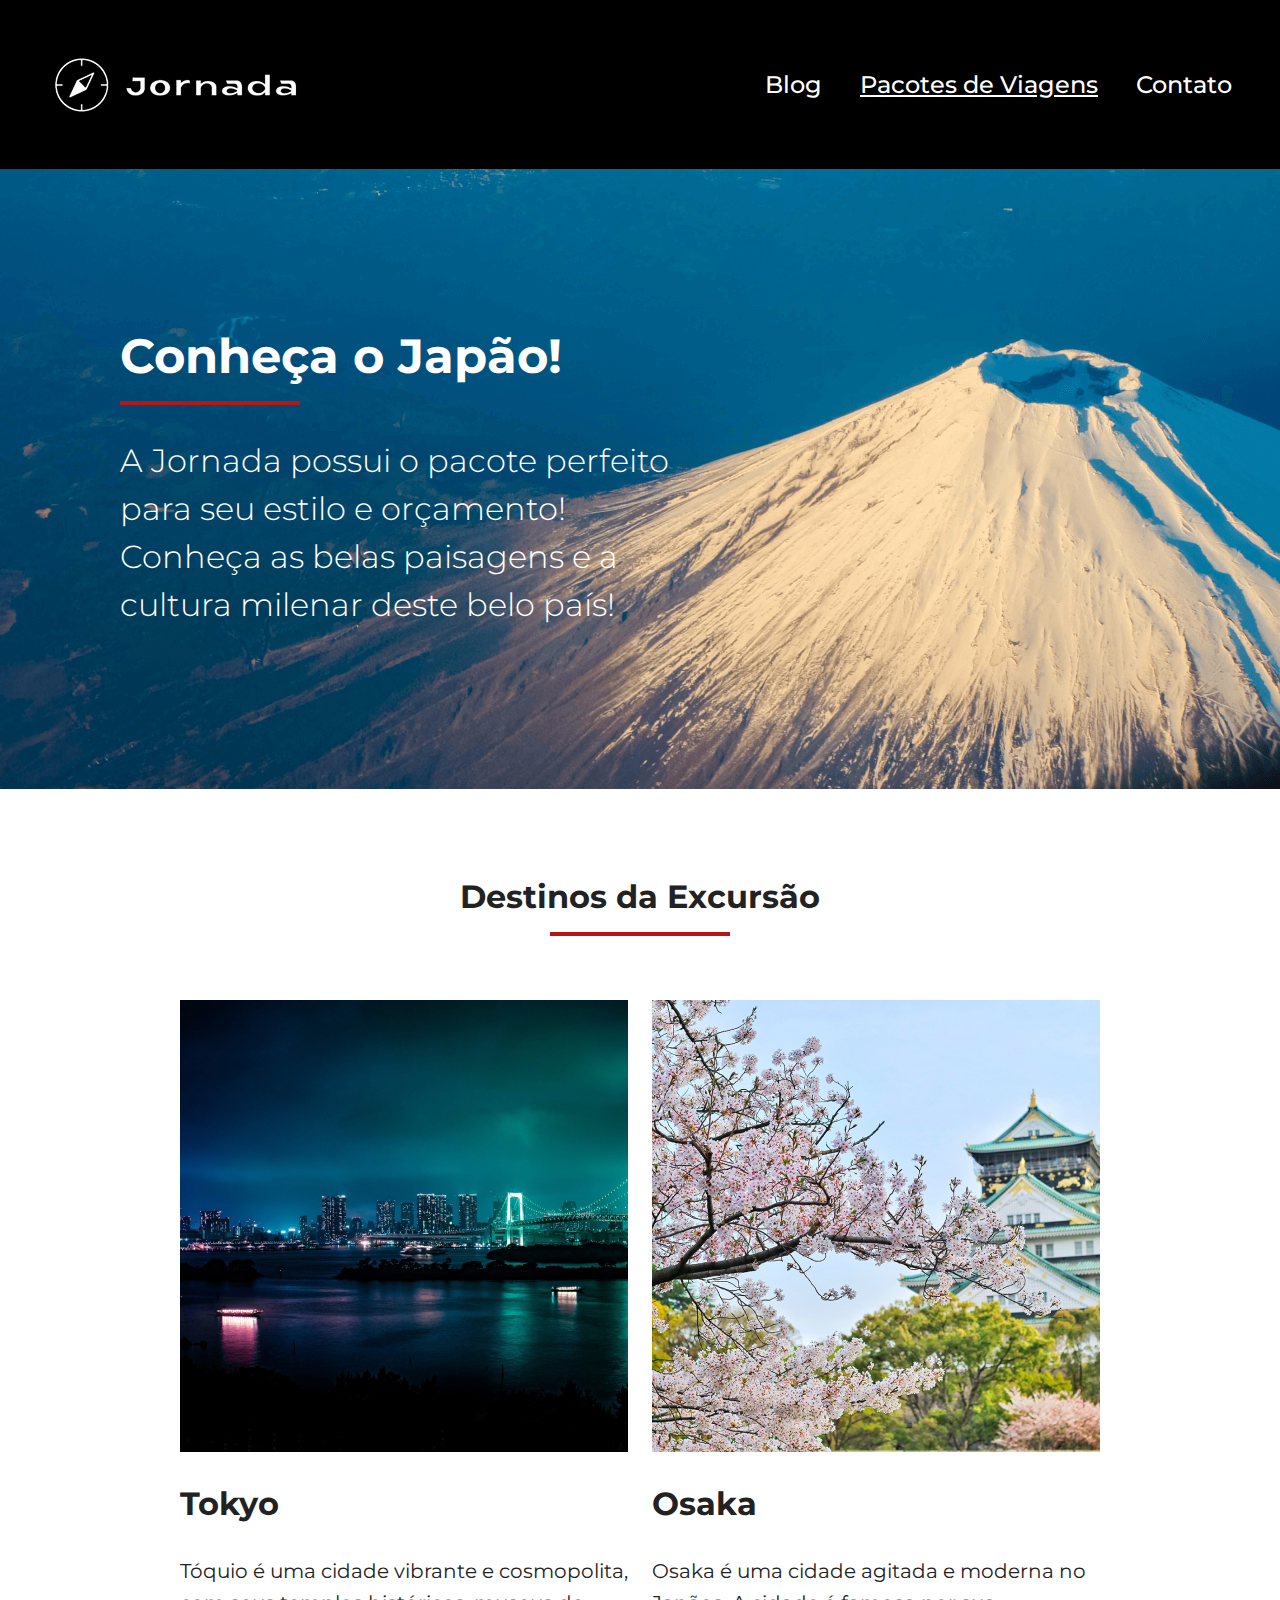
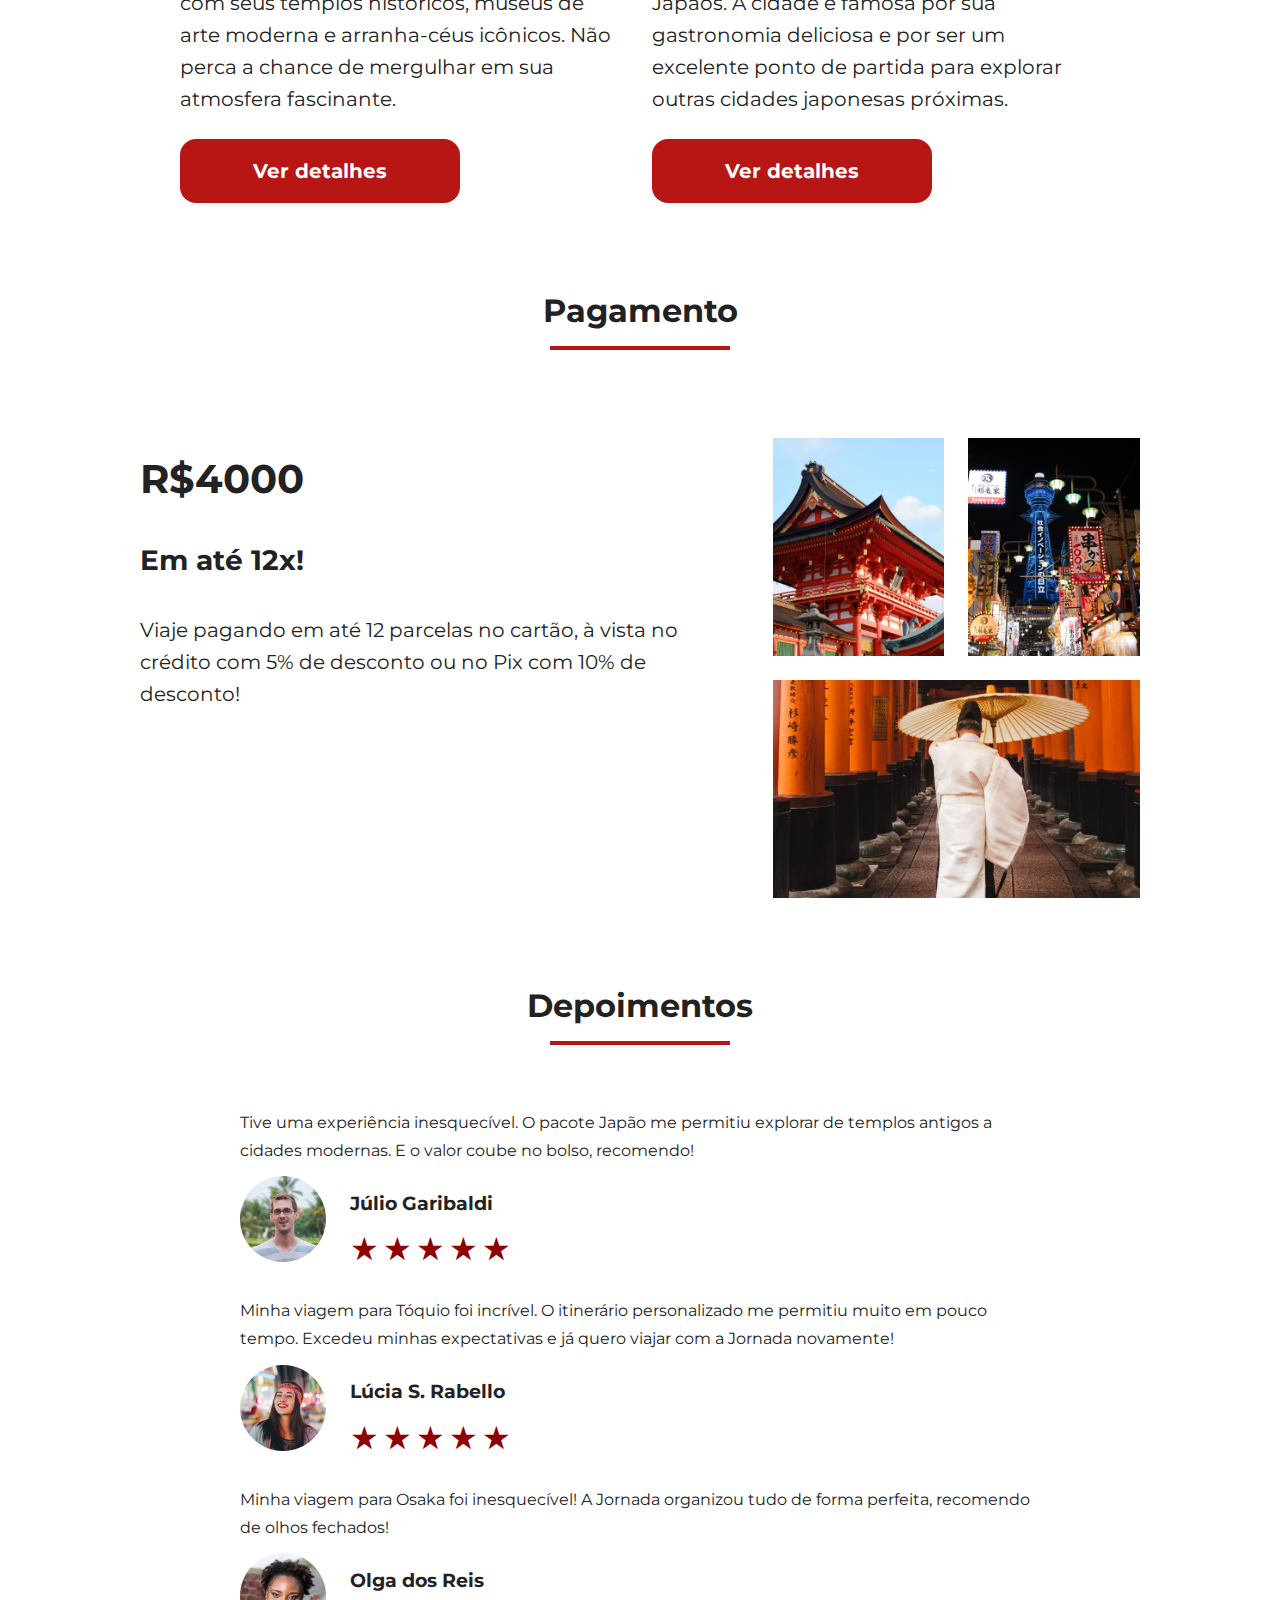
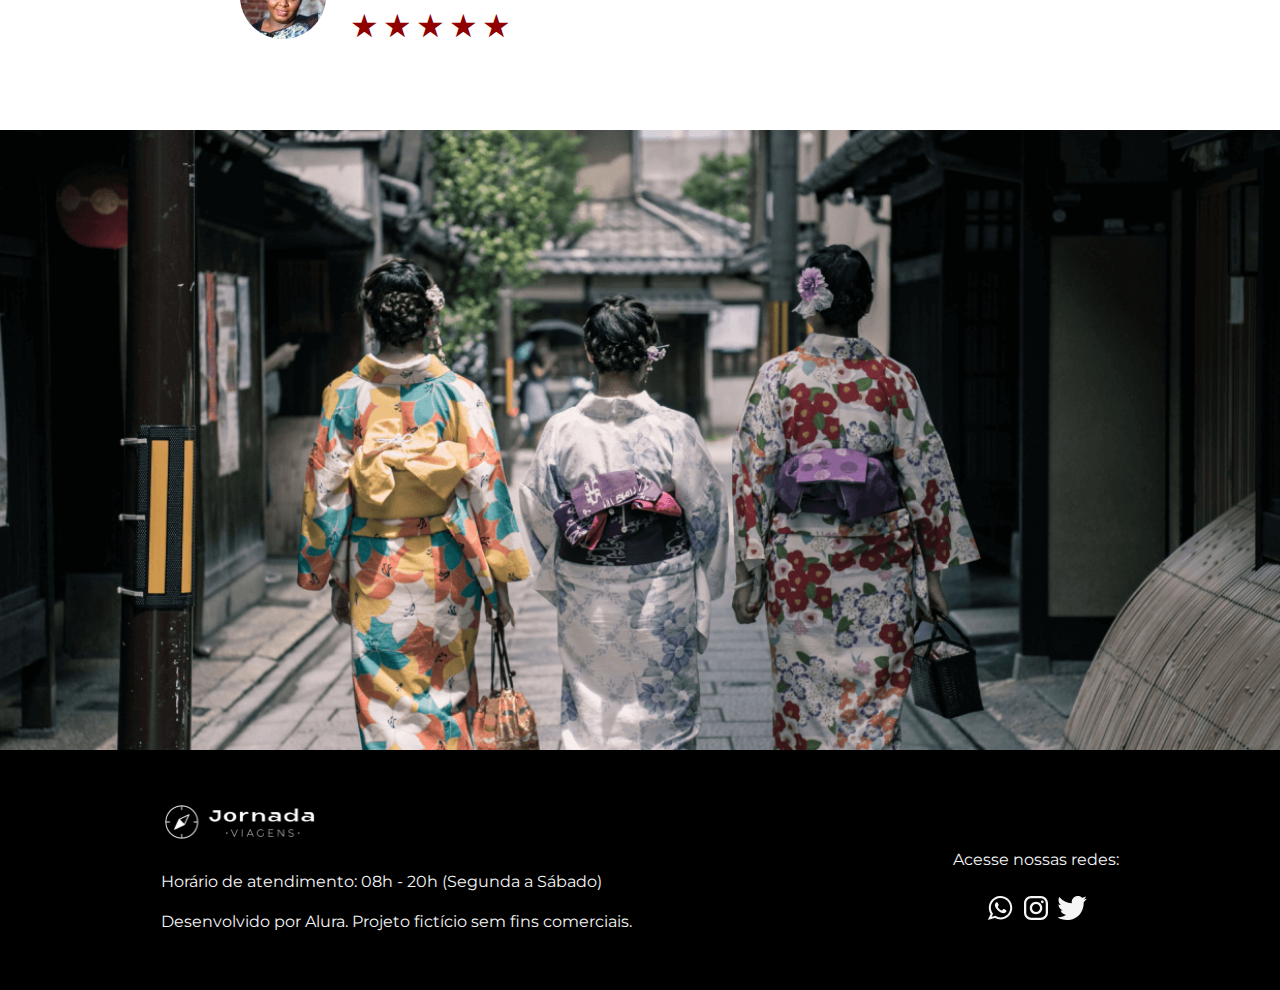
<file: pacote.html>
<!doctype html>
<html lang="pt-br">
  <head>
    <meta charset="UTF-8" />
    <meta name="viewport" content="width=device-width, initial-scale=1.0" />

    <link rel="stylesheet" href="styles/style.css" />

    <link rel="shortcut icon" href="favicon.svg" type="xml/svg" />

    <title>Pacotes - Jornada Viagem</title>
  </head>
  <body>
    <main>
      <header class="main-header">
        <a
          href="index.html"
          target="_blank"
          title="Voltar para a página inicial"
        >
          <img
            src="images/bussola-logo-white.png"
            class="logo-mobile"
            alt="Bussola do logo da Jornada Viagens na cor preta"
          />

          <img
            src="images/Logo-desktop-branca.png"
            class="logo-desktop"
            alt="Logo da Jornada Viagens na cor branca"
          />
        </a>

        <div class="navigation-menu">
          <label for="menu">
            <img src="images/menu.png" alt="Menu" />
          </label>

          <input type="checkbox" id="menu" hidden />

          <nav>
            <ul class="list-links">
              <li>
                <a href="blog.html" target="_blank" title="Acessar Blog"
                  >Blog</a
                >
              </li>

              <li>
                <a
                  class="active"
                  href="pacote.html"
                  target="_blank"
                  title="Acessar Pacotes de Viagens"
                  >Pacotes de Viagens
                </a>
              </li>

              <li>
                <a href="contato.html" target="_blank" title="Acessar Contato">
                  Contato
                </a>
              </li>
            </ul>
          </nav>
        </div>
      </header>

      <section class="travel-packages hero">
        <div class="hero-img">
          <div class="hero-content">
            <h1>Conheça o Japão!</h1>

            <hr />

            <p>
              A Jornada possui o pacote perfeito para seu estilo e orçamento!
              Conheça as belas paisagens e a cultura milenar deste belo país!
            </p>
          </div>
        </div>
      </section>

      <section class="destinations">
        <div class="section-title">
          <h2>Destinos da Excursão</h2>

          <hr />
        </div>

        <div class="destinations-items">
          <article class="item">
            <header>
              <div class="img-item-tokyo"></div>

              <h3 class="content-title">Tokyo</h3>
            </header>

            <p class="content-text">
              Tóquio é uma cidade vibrante e cosmopolita, com seus templos
              históricos, museus de arte moderna e arranha-céus icônicos. Não
              perca a chance de mergulhar em sua atmosfera fascinante.
            </p>

            <a
              class="button"
              href="#"
              title="Veja mais detalhes do destino Tokyo"
              >Ver detalhes</a
            >
          </article>

          <article class="item">
            <header>
              <div class="img-item-osaka"></div>

              <h3 class="content-title">Osaka</h3>
            </header>

            <p class="content-text">
              Osaka é uma cidade agitada e moderna no Japãos. A cidade é famosa
              por sua gastronomia deliciosa e por ser um excelente ponto de
              partida para explorar outras cidades japonesas próximas.
            </p>

            <a
              class="button"
              href="#"
              title="Veja mais detalhes do destino Osaka"
              >Ver detalhes</a
            >
          </article>
        </div>
      </section>

      <section class="travel-packages payments">
        <div class="section-title">
          <h2>Pagamento</h2>

          <hr />
        </div>

        <div class="content-container">
          <div class="text-content">
            <h3 class="content-title">R$4000</h3>

            <h4>Em até 12x!</h4>

            <p class="content-text">
              Viaje pagando em até 12 parcelas no cartão, à vista no crédito com
              5% de desconto ou no Pix com 10% de desconto!
            </p>

            <a
              class="button"
              href="#"
              title="Veja mais detalhes do destino Osaka"
              >Ver detalhes</a
            >
          </div>

          <div class="travel-packages image-content">
            <div class="image-bag"></div>

            <div class="image-passport"></div>

            <div class="image-people"></div>
          </div>
        </div>
      </section>

      <section class="testimonial">
        <div class="section-title">
          <h2>Depoimentos</h2>

          <hr />
        </div>

        <div class="testimonial-container">
          <article>
            <header>
              <p>
                Tive uma experiência inesquecível. O pacote Japão me permitiu
                explorar de templos antigos a cidades modernas. E o valor coube
                no bolso, recomendo!
              </p>
            </header>
            <footer>
              <img
                src="images//pacotes-viagem/avatar-julio.png"
                alt="Imagem de Perfil do Cliente Júlio Garibaldi"
              />

              <div class="profile-content">
                <h3>Júlio Garibaldi</h3>

                <div class="rating">
                  <span class="star">★</span>
                  <span class="star">★</span>
                  <span class="star">★</span>
                  <span class="star">★</span>
                  <span class="star">★</span>
                </div>
              </div>
            </footer>
          </article>

          <article>
            <header>
              <p>
                Minha viagem para Tóquio foi incrível. O itinerário
                personalizado me permitiu muito em pouco tempo. Excedeu minhas
                expectativas e já quero viajar com a Jornada novamente!
              </p>
            </header>
            <footer>
              <img
                src="images//pacotes-viagem/avatar-lucia.png"
                alt="Imagem de Perfil da Cliente Lúcia S. Rabello"
              />

              <div class="profile-content">
                <h3>Lúcia S. Rabello</h3>

                <div class="rating">
                  <span class="star">★</span>
                  <span class="star">★</span>
                  <span class="star">★</span>
                  <span class="star">★</span>
                  <span class="star">★</span>
                </div>
              </div>
            </footer>
          </article>

          <article>
            <header>
              <p>
                Minha viagem para Osaka foi inesquecível! A Jornada organizou
                tudo de forma perfeita, recomendo de olhos fechados!
              </p>
            </header>
            <footer>
              <img
                src="images//pacotes-viagem/avatar-olga.png"
                alt="Imagem de Perfil da Cliente Olga dos Reis"
              />

              <div class="profile-content">
                <h3>Olga dos Reis</h3>

                <div class="rating">
                  <span class="star">★</span>
                  <span class="star">★</span>
                  <span class="star">★</span>
                  <span class="star">★</span>
                  <span class="star">★</span>
                </div>
              </div>
            </footer>
          </article>
        </div>
      </section>

      <section class="travel-packages hero-footer">
        <div class="hero-footer-img"></div>
      </section>
    </main>

    <footer class="main-footer">
      <div class="footer-content">
        <img
          class="logo-footer"
          src="images/logo-jornada-footer.png"
          alt="Logo do Jornada Viagens"
        />

        <p>Horário de atendimento: 08h - 20h (Segunda a Sábado)</p>

        <p>Desenvolvido por Alura. Projeto fictício sem fins comerciais.</p>
      </div>

      <div class="footer-social">
        <p>Acesse nossas redes:</p>

        <a href="#" title="Acesse o Whatsapp do Jornada Viagens"
          ><img
            class="icon-social"
            src="images/icon-whatsapp.svg"
            alt="Icone do Whatsapp"
        /></a>

        <a href="#" title="Acesse o Instagram do Jornada Viagens"
          ><img
            class="icon-social"
            src="images/icon-instagram.svg"
            alt="Icone do Instagram"
        /></a>

        <a href="#" title="Acesse o Twitter do Jornada Viagens"
          ><img
            class="icon-social"
            src="images/icon-twitter.svg"
            alt="Icone do Twitter"
        /></a>
      </div>
    </footer>
  </body>
</html>
</file>
<file: styles/style.css>
@import url(global.css);
@import url(header.css);
@import url(hero.css);
@import url(offers.css);
@import url(categories.css);
@import url(destinations.css);
@import url(payments.css);
@import url(testimonials.css);
@import url(footer.css);
@import url(form.css);
</file>
